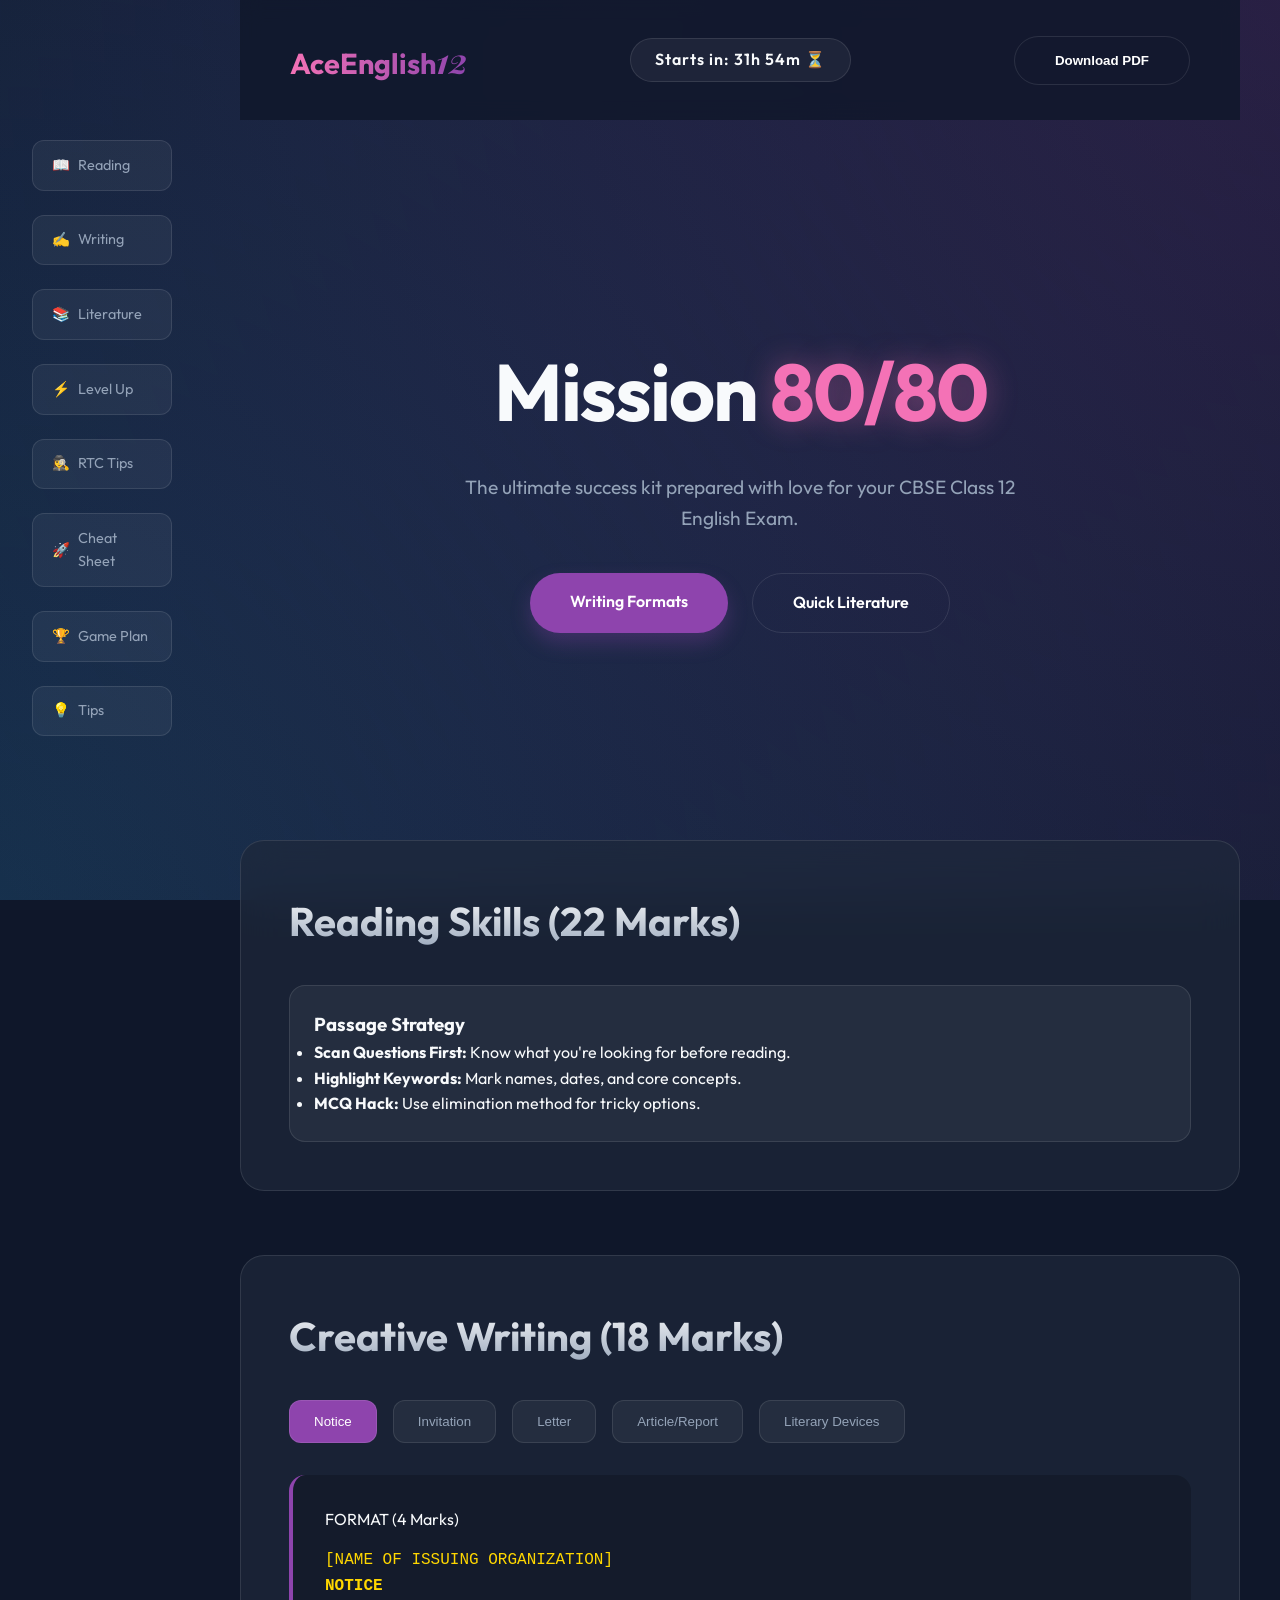
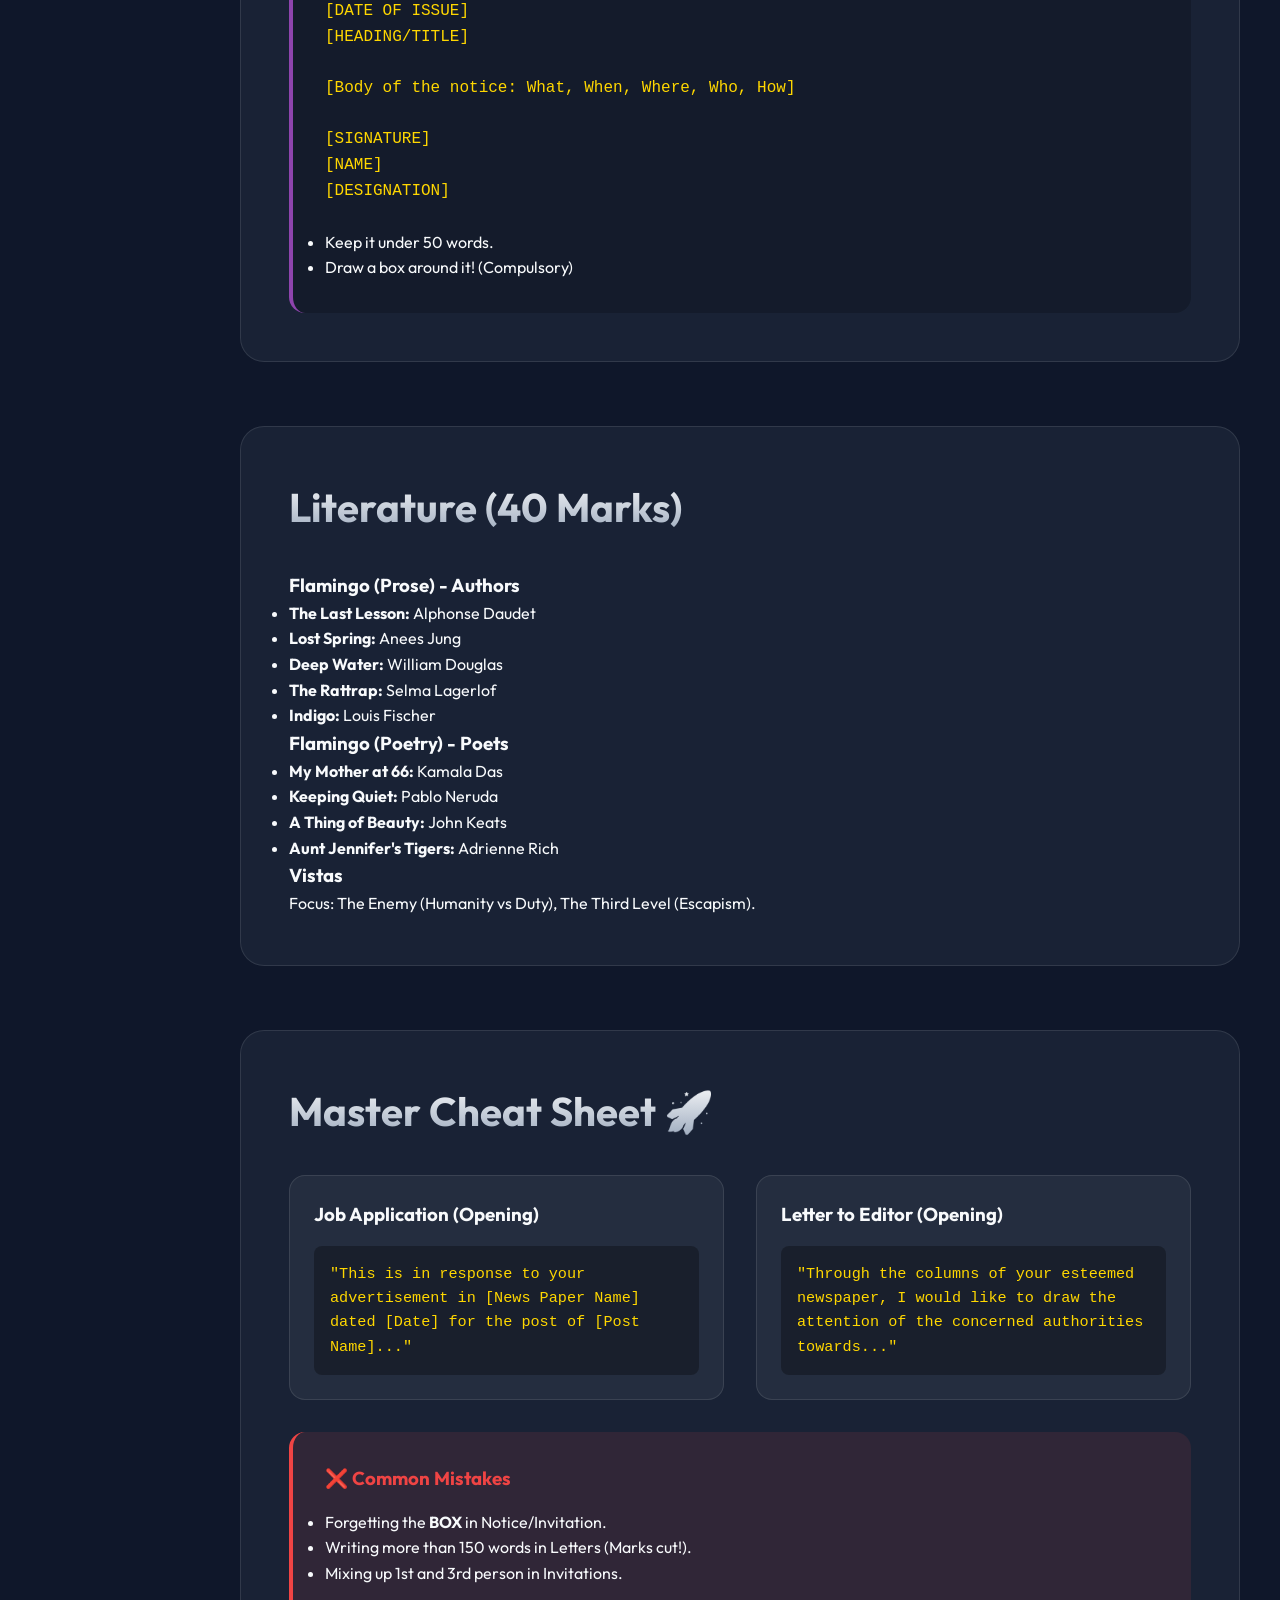
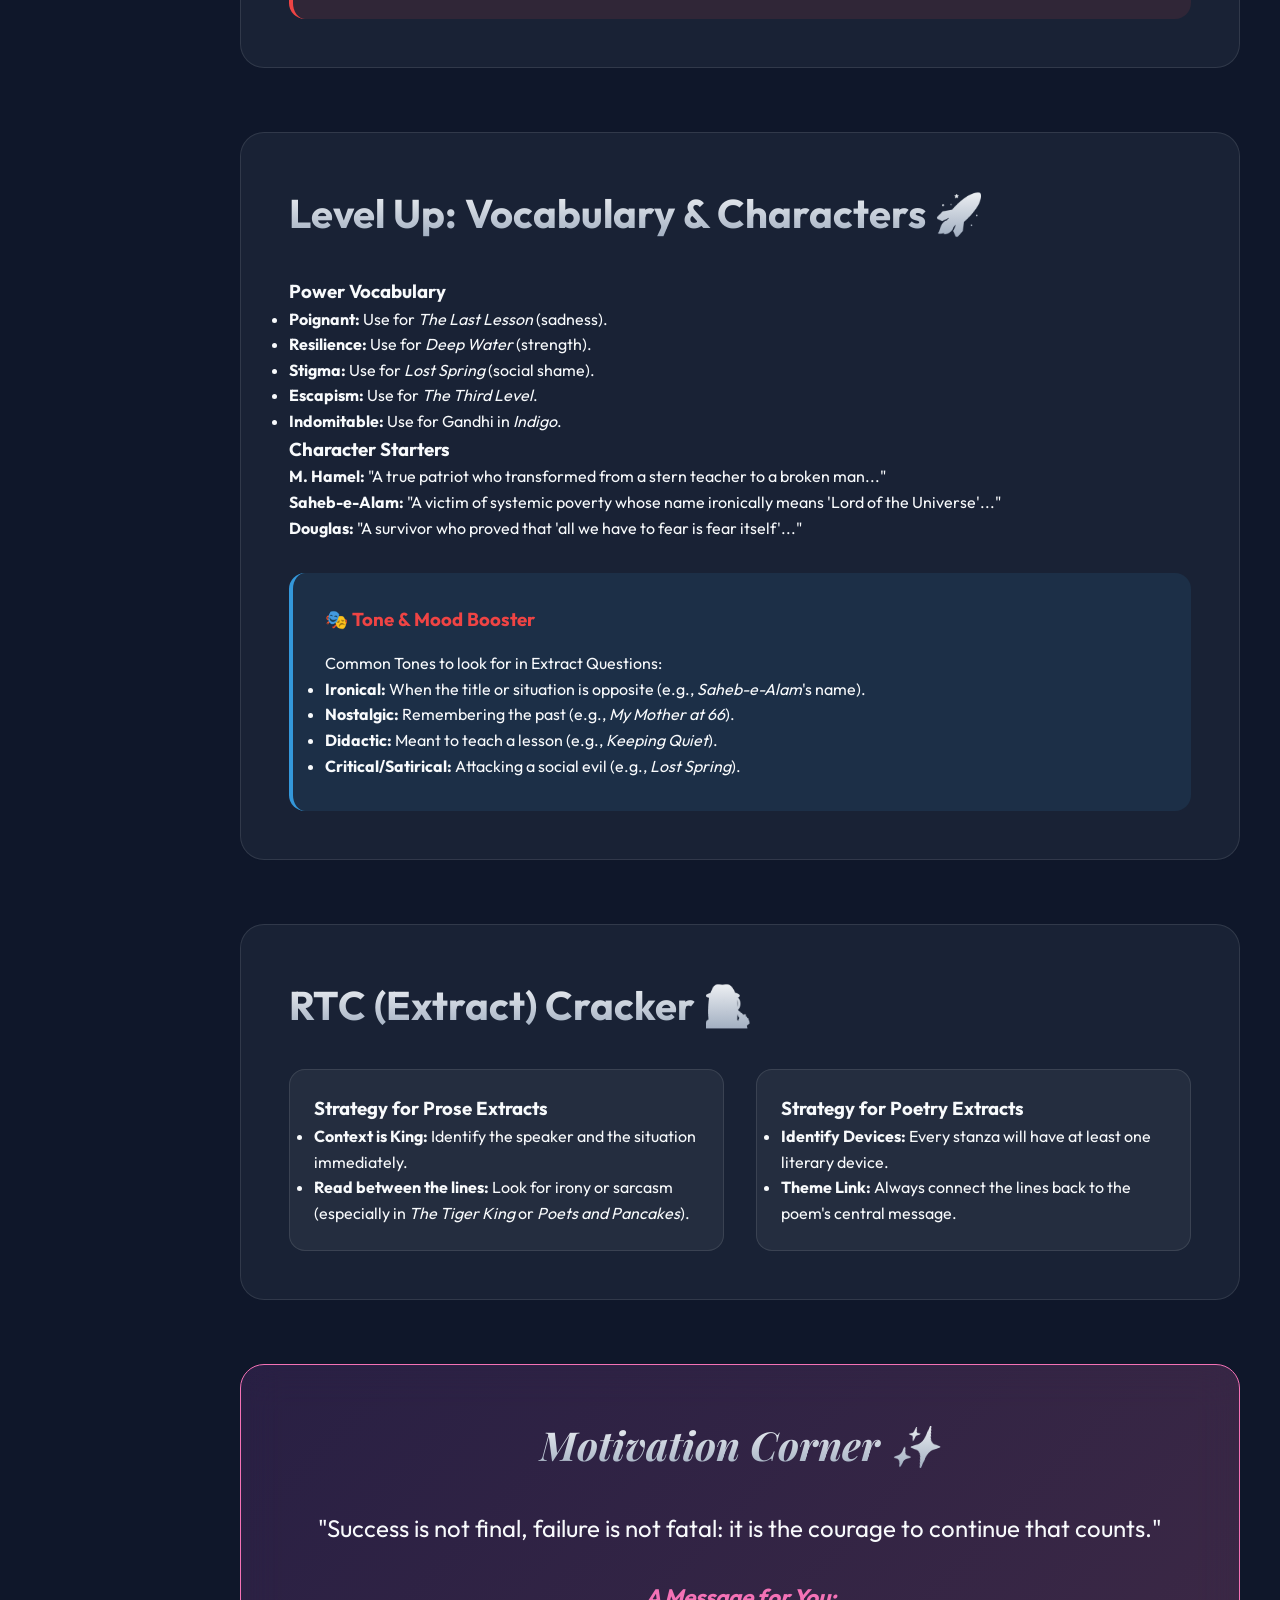
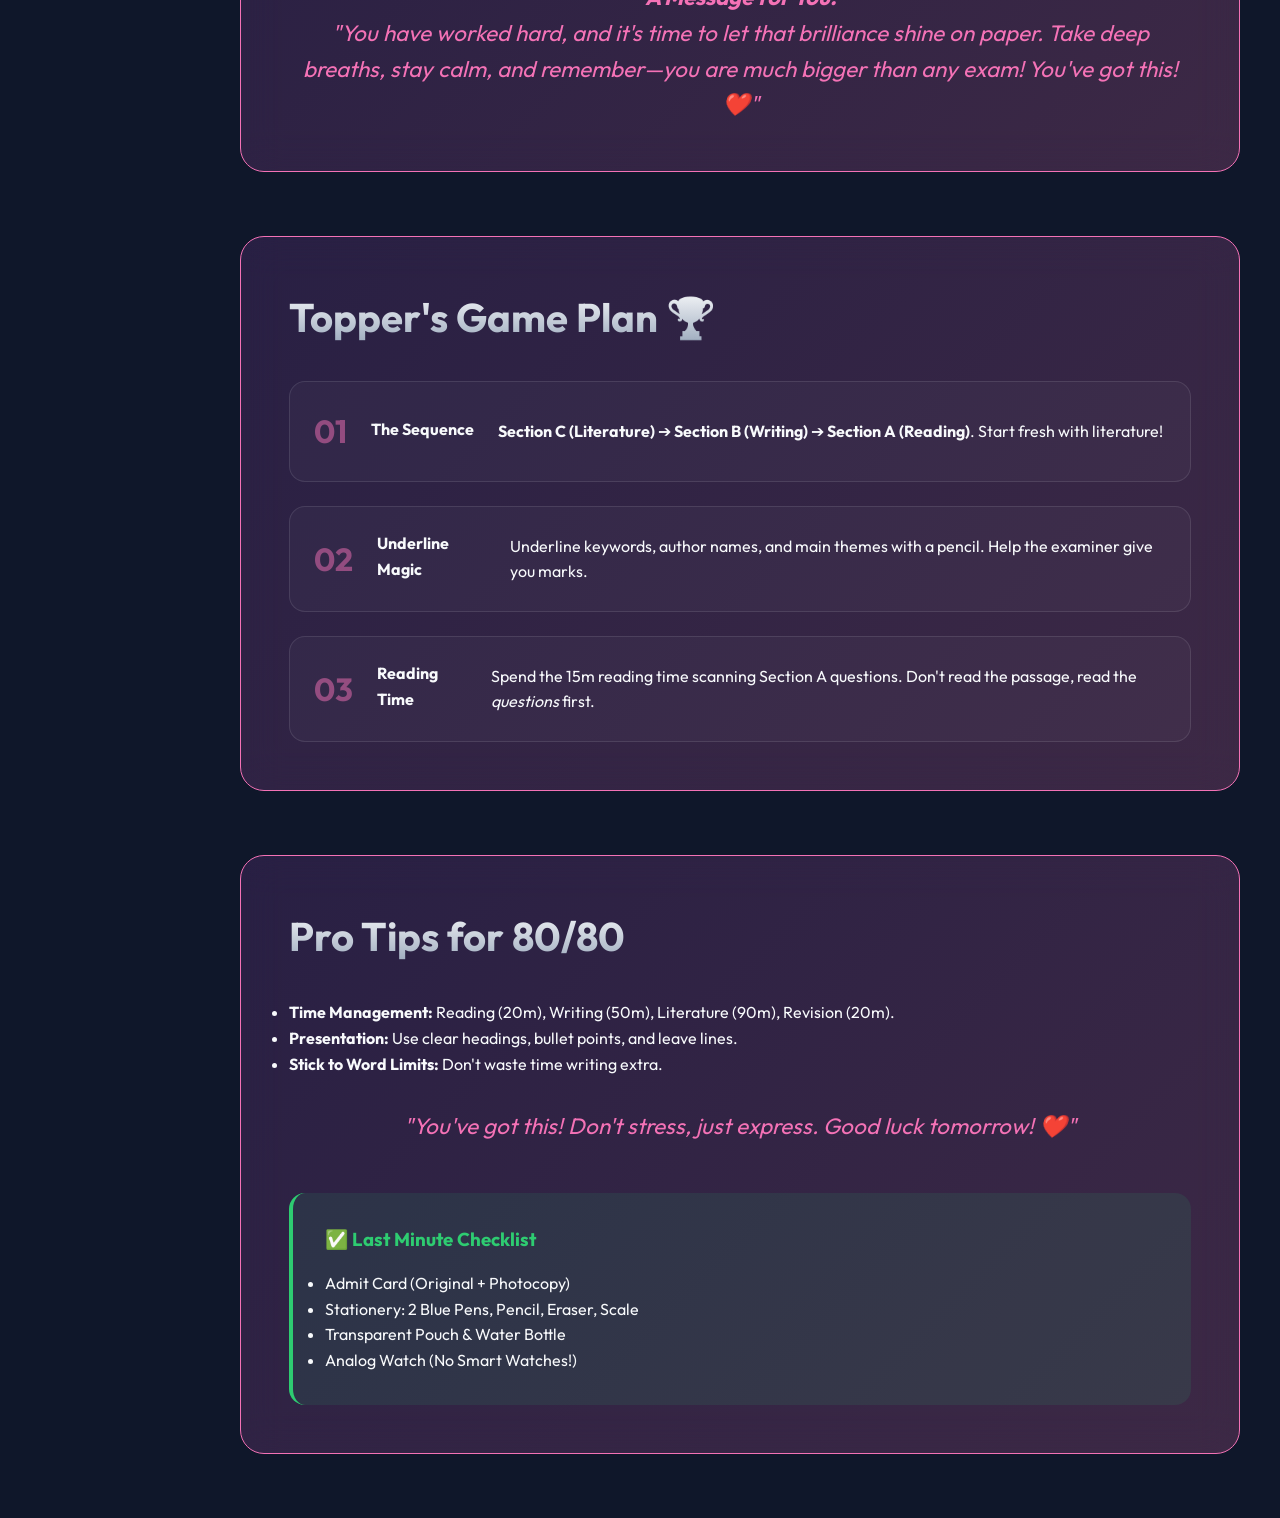
<file: english-exam-hub/index.html>
<!DOCTYPE html>
<html lang="en">
<head>
    <meta charset="UTF-8">
    <meta name="viewport" content="width=device-width, initial-scale=1.0">
    <title>English 80/80 - Exam Success Kit</title>
    <link rel="preconnect" href="https://fonts.googleapis.com">
    <link rel="preconnect" href="https://fonts.gstatic.com" crossorigin>
    <link href="https://fonts.googleapis.com/css2?family=Outfit:wght@300;400;600;700&family=Playfair+Display:ital,wght@0,700;1,700&display=swap" rel="stylesheet">
    <link rel="stylesheet" href="style.css">
</head>
<body>
    <div class="background-overlay"></div>
    <main>
        <header>
            <div class="logo">AceEnglish<span>12</span></div>
            <div class="timer-container">
                <div id="countdown">Exam Tomorrow! 🎓</div>
            </div>
            <button onclick="window.print()" class="btn secondary print-btn">Download PDF</button>
        </header>

        <section id="hero">
            <h1 class="animate-up">Mission <span class="highlight">80/80</span></h1>
            <p class="subtitle animate-up delay-1">The ultimate success kit prepared with love for your CBSE Class 12 English Exam.</p>
            <div class="cta-buttons animate-up delay-2">
                <a href="#writing" class="btn primary">Writing Formats</a>
                <a href="#literature" class="btn secondary">Quick Literature</a>
            </div>
        </section>

        <nav id="sidebar">
            <ul>
                <li><a href="#reading"><span class="icon">📖</span> Reading</a></li>
                <li><a href="#writing"><span class="icon">✍️</span> Writing</a></li>
                <li><a href="#literature"><span class="icon">📚</span> Literature</a></li>
                <li><a href="#levelup"><span class="icon">⚡</span> Level Up</a></li>
                <li><a href="#rtc"><span class="icon">🕵️‍♀️</span> RTC Tips</a></li>
                <li><a href="#cheatsheet"><span class="icon">🚀</span> Cheat Sheet</a></li>
                <li><a href="#strategy"><span class="icon">🏆</span> Game Plan</a></li>
                <li><a href="#tips"><span class="icon">💡</span> Tips</a></li>
            </ul>
        </nav>

        <div class="content">
            <!-- Section A: Reading Skills -->
            <section id="reading" class="card">
                <h2>Reading Skills (22 Marks)</h2>
                <div class="grid">
                    <div class="sub-card">
                        <h3>Passage Strategy</h3>
                        <ul>
                            <li><strong>Scan Questions First:</strong> Know what you're looking for before reading.</li>
                            <li><strong>Highlight Keywords:</strong> Mark names, dates, and core concepts.</li>
                            <li><strong>MCQ Hack:</strong> Use elimination method for tricky options.</li>
                        </ul>
                    </div>
                </div>
            </section>

            <!-- Section B: Writing Skills -->
            <section id="writing" class="card">
                <h2>Creative Writing (18 Marks)</h2>
                <div class="tabs">
                    <button class="tab-btn active" data-tab="notice">Notice</button>
                    <button class="tab-btn" data-tab="invit">Invitation</button>
                    <button class="tab-btn" data-tab="letter">Letter</button>
                    <button class="tab-btn" data-tab="art-rep">Article/Report</button>
                    <button class="tab-btn" data-tab="literary">Literary Devices</button>
                </div>
                <div class="tab-content active" id="notice">
                    <div class="format-box">
                        <div class="label">FORMAT (4 Marks)</div>
                        <pre>
[NAME OF ISSUING ORGANIZATION]
<strong>NOTICE</strong>
[DATE OF ISSUE]
[HEADING/TITLE]

[Body of the notice: What, When, Where, Who, How]

[SIGNATURE]
[NAME]
[DESIGNATION]
                        </pre>
                        <ul class="tips-list">
                            <li>Keep it under 50 words.</li>
                            <li>Draw a box around it! (Compulsory)</li>
                        </ul>
                    </div>
                </div>
                <div class="tab-content" id="invit">
                    <div class="format-box">
                        <div class="label">INVITATION & REPLY (4 Marks)</div>
                        <p><strong>Formal:</strong> Third person, no signature, include RSVP.</p>
                        <p><strong>Informal:</strong> First person, like a letter.</p>
                    </div>
                </div>
                <div class="tab-content" id="letter">
                    <div class="format-box">
                        <div class="label">JOB APPLICATION (5 Marks)</div>
                        <p>Includes Cover Letter + Bio-data (Resume).</p>
                        <p><strong>Bio-data:</strong> Name, Parentage, DOB, Address, Qualifications, Experience, References.</p>
                    </div>
                </div>
                <div class="tab-content" id="literary">
                    <div class="format-box">
                        <div class="label">MUST-KNOW LITERARY DEVICES</div>
                        <ul class="tips-list">
                            <li><strong>Simile:</strong> Comparison using 'as' or 'like' (e.g., "pale as a late winter's moon").</li>
                            <li><strong>Metaphor:</strong> Direct comparison (e.g., "The paper-seeming boy").</li>
                            <li><strong>Alliteration:</strong> Repetition of consonant sounds (e.g., "finger-fluttering").</li>
                            <li><strong>Hyperbole:</strong> Exaggeration (e.g., "a hundred years to praise").</li>
                            <li><strong>Irony:</strong> Contrast between expectation and reality (e.g., The Tiger King's death).</li>
                        </ul>
                    </div>
                </div>
            </section>

            <!-- Section C: Literature -->
            <section id="literature" class="card">
                <h2>Literature (40 Marks)</h2>
                <div class="literature-grid">
                    <div class="lit-item">
                        <h3>Flamingo (Prose) - Authors</h3>
                        <ul>
                            <li><strong>The Last Lesson:</strong> Alphonse Daudet</li>
                            <li><strong>Lost Spring:</strong> Anees Jung</li>
                            <li><strong>Deep Water:</strong> William Douglas</li>
                            <li><strong>The Rattrap:</strong> Selma Lagerlof</li>
                            <li><strong>Indigo:</strong> Louis Fischer</li>
                        </ul>
                    </div>
                    <div class="lit-item">
                        <h3>Flamingo (Poetry) - Poets</h3>
                        <ul>
                            <li><strong>My Mother at 66:</strong> Kamala Das</li>
                            <li><strong>Keeping Quiet:</strong> Pablo Neruda</li>
                            <li><strong>A Thing of Beauty:</strong> John Keats</li>
                            <li><strong>Aunt Jennifer's Tigers:</strong> Adrienne Rich</li>
                        </ul>
                    </div>
                    <div class="lit-item">
                        <h3>Vistas</h3>
                        <p>Focus: The Enemy (Humanity vs Duty), The Third Level (Escapism).</p>
                    </div>
                </div>
            </section>

            <!-- Master Cheat Sheet -->
            <section id="cheatsheet" class="card">
                <h2>Master Cheat Sheet 🚀</h2>
                <div class="grid">
                    <div class="sub-card">
                        <h3>Job Application (Opening)</h3>
                        <p class="code-text">"This is in response to your advertisement in [News Paper Name] dated [Date] for the post of [Post Name]..."</p>
                    </div>
                    <div class="sub-card">
                        <h3>Letter to Editor (Opening)</h3>
                        <p class="code-text">"Through the columns of your esteemed newspaper, I would like to draw the attention of the concerned authorities towards..."</p>
                    </div>
                </div>
                <div class="mistakes-box">
                    <h3>❌ Common Mistakes</h3>
                    <ul>
                        <li>Forgetting the <strong>BOX</strong> in Notice/Invitation.</li>
                        <li>Writing more than 150 words in Letters (Marks cut!).</li>
                        <li>Mixing up 1st and 3rd person in Invitations.</li>
                    </ul>
                </div>
            </section>

            <!-- Level Up: Vocab & Characters -->
            <section id="levelup" class="card">
                <h2>Level Up: Vocabulary & Characters 🚀</h2>
                <div class="literature-grid">
                    <div class="lit-item">
                        <h3>Power Vocabulary</h3>
                        <ul class="tips-list">
                            <li><strong>Poignant:</strong> Use for <i>The Last Lesson</i> (sadness).</li>
                            <li><strong>Resilience:</strong> Use for <i>Deep Water</i> (strength).</li>
                            <li><strong>Stigma:</strong> Use for <i>Lost Spring</i> (social shame).</li>
                            <li><strong>Escapism:</strong> Use for <i>The Third Level</i>.</li>
                            <li><strong>Indomitable:</strong> Use for Gandhi in <i>Indigo</i>.</li>
                        </ul>
                    </div>
                    <div class="lit-item">
                        <h3>Character Starters</h3>
                        <p><strong>M. Hamel:</strong> "A true patriot who transformed from a stern teacher to a broken man..."</p>
                        <p><strong>Saheb-e-Alam:</strong> "A victim of systemic poverty whose name ironically means 'Lord of the Universe'..."</p>
                        <p><strong>Douglas:</strong> "A survivor who proved that 'all we have to fear is fear itself'..."</p>
                    </div>
                </div>
                <div class="mistakes-box" style="background: rgba(52, 152, 219, 0.1); border-color: var(--secondary);">
                    <h3>🎭 Tone & Mood Booster</h3>
                    <p>Common Tones to look for in Extract Questions:</p>
                    <ul class="tips-list">
                        <li><strong>Ironical:</strong> When the title or situation is opposite (e.g., <i>Saheb-e-Alam</i>'s name).</li>
                        <li><strong>Nostalgic:</strong> Remembering the past (e.g., <i>My Mother at 66</i>).</li>
                        <li><strong>Didactic:</strong> Meant to teach a lesson (e.g., <i>Keeping Quiet</i>).</li>
                        <li><strong>Critical/Satirical:</strong> Attacking a social evil (e.g., <i>Lost Spring</i>).</li>
                    </ul>
                </div>
            </section>

            <!-- RTC Cracker -->
            <section id="rtc" class="card">
                <h2>RTC (Extract) Cracker 🕵️‍♀️</h2>
                <div class="grid">
                    <div class="sub-card">
                        <h3>Strategy for Prose Extracts</h3>
                        <ul>
                            <li><strong>Context is King:</strong> Identify the speaker and the situation immediately.</li>
                            <li><strong>Read between the lines:</strong> Look for irony or sarcasm (especially in <i>The Tiger King</i> or <i>Poets and Pancakes</i>).</li>
                        </ul>
                    </div>
                    <div class="sub-card">
                        <h3>Strategy for Poetry Extracts</h3>
                        <ul>
                            <li><strong>Identify Devices:</strong> Every stanza will have at least one literary device.</li>
                            <li><strong>Theme Link:</strong> Always connect the lines back to the poem's central message.</li>
                        </ul>
                    </div>
                </div>
            </section>

            <!-- Motivation Corner -->
            <section id="motivation" class="card highlight-card" style="text-align: center;">
                <h2 style="font-family: 'Playfair Display', serif; font-style: italic;">Motivation Corner ✨</h2>
                <p style="font-size: 1.5rem; margin-bottom: 2rem;">"Success is not final, failure is not fatal: it is the courage to continue that counts."</p>
                <div class="personal-note">
                    <strong>A Message for You:</strong><br>
                    "You have worked hard, and it's time to let that brilliance shine on paper. Take deep breaths, stay calm, and remember—you are much bigger than any exam! You've got this! ❤️"
                </div>
            </section>

            <!-- Topper's Game Plan -->
            <section id="strategy" class="card highlight-card">
                <h2>Topper's Game Plan 🏆</h2>
                <div class="strategy-steps">
                    <div class="step">
                        <span class="step-num">01</span>
                        <h4>The Sequence</h4>
                        <p><strong>Section C (Literature)</strong> ➔ <strong>Section B (Writing)</strong> ➔ <strong>Section A (Reading)</strong>. Start fresh with literature!</p>
                    </div>
                    <div class="step">
                        <span class="step-num">02</span>
                        <h4>Underline Magic</h4>
                        <p>Underline keywords, author names, and main themes with a pencil. Help the examiner give you marks.</p>
                    </div>
                    <div class="step">
                        <span class="step-num">03</span>
                        <h4>Reading Time</h4>
                        <p>Spend the 15m reading time scanning Section A questions. Don't read the passage, read the <i>questions</i> first.</p>
                    </div>
                </div>
            </section>

            <!-- Final Tips -->
            <section id="tips" class="card highlight-card">
                <h2>Pro Tips for 80/80</h2>
                <ul>
                    <li><strong>Time Management:</strong> Reading (20m), Writing (50m), Literature (90m), Revision (20m).</li>
                    <li><strong>Presentation:</strong> Use clear headings, bullet points, and leave lines.</li>
                    <li><strong>Stick to Word Limits:</strong> Don't waste time writing extra.</li>
                </ul>
                <div class="personal-note">
                    "You've got this! Don't stress, just express. Good luck tomorrow! ❤️"
                </div>
                <div class="mistakes-box" style="background: rgba(46, 204, 113, 0.1); border-color: #2ecc71; margin-top: 3rem;">
                    <h3 style="color: #2ecc71;">✅ Last Minute Checklist</h3>
                    <ul class="tips-list">
                        <li>Admit Card (Original + Photocopy)</li>
                        <li>Stationery: 2 Blue Pens, Pencil, Eraser, Scale</li>
                        <li>Transparent Pouch & Water Bottle</li>
                        <li>Analog Watch (No Smart Watches!)</li>
                    </ul>
                </div>
            </section>
        </div>
    </main>

    <script src="script.js"></script>
</body>
</html>
</file>
<file: english-exam-hub/style.css>
:root {
    --primary: #8e44ad;
    --secondary: #3498db;
    --bg-dark: #0f172a;
    --card-bg: rgba(30, 41, 59, 0.7);
    --text-main: #f8fafc;
    --text-dim: #94a3b8;
    --accent: #f472b6;
    --glass: rgba(255, 255, 255, 0.05);
    --glass-border: rgba(255, 255, 255, 0.1);
}

html, * {
    margin: 0;
    padding: 0;
    box-sizing: border-box;
    scroll-behavior: smooth;
}

body {
    font-family: 'Outfit', sans-serif;
    background-color: var(--bg-dark);
    color: var(--text-main);
    line-height: 1.6;
    overflow-x: hidden;
    min-height: 100vh;
}

.background-overlay {
    position: fixed;
    top: 0;
    left: 0;
    width: 100%;
    height: 100%;
    background: radial-gradient(circle at top right, rgba(142, 68, 173, 0.2), transparent),
                radial-gradient(circle at bottom left, rgba(52, 152, 219, 0.2), transparent);
    z-index: -1;
}

/* Header & Timer */
header {
    padding: 2rem 5%;
    display: flex;
    justify-content: space-between;
    align-items: center;
    position: sticky;
    top: 0;
    z-index: 100;
    background: rgba(15, 23, 42, 0.8);
    backdrop-filter: blur(10px);
}

.logo {
    font-size: 1.8rem;
    font-weight: 700;
    background: linear-gradient(to right, #f472b6, #8e44ad);
    -webkit-background-clip: text;
    background-clip: text;
    -webkit-text-fill-color: transparent;
}

.logo span {
    font-family: 'Playfair Display', serif;
    font-style: italic;
    font-size: 2.2rem;
}

.timer-container {
    background: var(--glass);
    padding: 0.5rem 1.5rem;
    border-radius: 50px;
    border: 1px solid var(--glass-border);
    font-weight: 600;
    letter-spacing: 1px;
}

/* Sidebar Nav */
#sidebar {
    position: fixed;
    left: 2rem;
    top: 50%;
    transform: translateY(-50%);
    z-index: 50;
}

#sidebar ul {
    list-style: none;
}

#sidebar li {
    margin-bottom: 1.5rem;
}

#sidebar a {
    text-decoration: none;
    color: var(--text-dim);
    font-size: 0.9rem;
    display: flex;
    align-items: center;
    gap: 0.5rem;
    transition: all 0.3s ease;
    background: var(--glass);
    padding: 0.8rem 1.2rem;
    border-radius: 12px;
    border: 1px solid var(--glass-border);
    width: 140px;
}

#sidebar a:hover {
    color: var(--text-main);
    background: var(--glass-border);
    transform: translateX(10px);
}

/* Hero Section */
main {
    padding-left: 200px;
    max-width: 1200px;
    margin: 0 auto;
}

#hero {
    height: 80vh;
    display: flex;
    flex-direction: column;
    justify-content: center;
    align-items: center;
    text-align: center;
    padding: 0 10%;
}

h1 {
    font-size: 5rem;
    margin-bottom: 1rem;
    letter-spacing: -2px;
}

.highlight {
    color: var(--accent);
    text-shadow: 0 0 30px rgba(244, 114, 182, 0.4);
}

.subtitle {
    font-size: 1.2rem;
    color: var(--text-dim);
    max-width: 600px;
    margin-bottom: 2.5rem;
}

.cta-buttons {
    display: flex;
    gap: 1.5rem;
}

.btn {
    padding: 1rem 2.5rem;
    border-radius: 50px;
    text-decoration: none;
    font-weight: 600;
    transition: all 0.3s ease;
}

.btn.primary {
    background: var(--primary);
    color: white;
    box-shadow: 0 10px 20px rgba(142, 68, 173, 0.3);
}

.btn.secondary {
    background: transparent;
    border: 1px solid var(--glass-border);
    color: white;
}

.btn:hover {
    transform: translateY(-5px);
    box-shadow: 0 15px 30px rgba(0, 0, 0, 0.2);
}

/* Cards */
.card {
    background: var(--card-bg);
    border: 1px solid var(--glass-border);
    backdrop-filter: blur(20px);
    border-radius: 24px;
    padding: 3rem;
    margin-bottom: 4rem;
    opacity: 0;
    transform: translateY(30px);
    transition: all 0.8s ease;
    scroll-margin-top: 100px;
}

.card.visible {
    opacity: 1;
    transform: translateY(0);
}

h2 {
    font-size: 2.5rem;
    margin-bottom: 2rem;
    background: linear-gradient(to bottom, #fff, #94a3b8);
    -webkit-background-clip: text;
    background-clip: text;
    -webkit-text-fill-color: transparent;
}

/* Tabs */
.tabs {
    display: flex;
    gap: 1rem;
    margin-bottom: 2rem;
}

.tab-btn {
    background: var(--glass);
    border: 1px solid var(--glass-border);
    color: var(--text-dim);
    padding: 0.8rem 1.5rem;
    border-radius: 12px;
    cursor: pointer;
    transition: all 0.3s;
}

.tab-btn.active {
    background: var(--primary);
    color: white;
}

.tab-content {
    display: none;
}

.tab-content.active {
    display: block;
    animation: fadeIn 0.5s ease;
}

.format-box {
    background: rgba(0, 0, 0, 0.2);
    padding: 2rem;
    border-radius: 16px;
    border-left: 4px solid var(--primary);
}

pre {
    font-family: 'Courier New', Courier, monospace;
    color: #ffd700;
    margin-top: 1rem;
}

/* Grid & Sub-cards */
.grid {
    display: grid;
    grid-template-columns: repeat(auto-fit, minmax(300px, 1fr));
    gap: 2rem;
    margin-top: 2rem;
}

.sub-card {
    background: var(--glass);
    padding: 1.5rem;
    border-radius: 16px;
    border: 1px solid var(--glass-border);
}

.code-text {
    font-family: 'Courier New', monospace;
    color: #ffd700;
    font-size: 0.95rem;
    margin-top: 1rem;
    background: rgba(0,0,0,0.3);
    padding: 1rem;
    border-radius: 8px;
}

.mistakes-box {
    margin-top: 2rem;
    padding: 2rem;
    background: rgba(239, 68, 68, 0.1);
    border-radius: 16px;
    border-left: 4px solid #ef4444;
}

.mistakes-box h3 {
    color: #ef4444;
    margin-bottom: 1rem;
}

/* Strategy Steps */
.strategy-steps {
    display: flex;
    flex-direction: column;
    gap: 1.5rem;
}

.step {
    display: flex;
    align-items: center;
    gap: 1.5rem;
    background: rgba(255, 255, 255, 0.03);
    padding: 1.5rem;
    border-radius: 16px;
    border: 1px solid var(--glass-border);
}

.step-num {
    font-size: 2rem;
    font-weight: 700;
    color: var(--accent);
    opacity: 0.5;
}

.step h4 {
    margin-bottom: 0.3rem;
}

/* Animations */
@keyframes fadeIn {
    from { opacity: 0; transform: translateY(10px); }
    to { opacity: 1; transform: translateY(0); }
}

.animate-up {
    animation: fadeIn 1s ease forwards;
}

.delay-1 { animation-delay: 0.2s; }
.delay-2 { animation-delay: 0.4s; }

/* Responsive */
@media (max-width: 1024px) {
    main { padding-left: 5%; padding-right: 5%; }
    #sidebar { display: none; }
    h1 { font-size: 3.5rem; }
}

/* Print Styles */
@media print {
    #sidebar, .print-btn, .background-overlay {
        display: none !important;
    }
    main {
        padding-left: 0 !important;
        background: white !important;
    }
    .card {
        background: white !important;
        color: black !important;
        border: 1px solid #ccc !important;
        page-break-inside: avoid;
        margin-bottom: 1rem;
        padding: 1.5rem;
    }
    h2, h3, h4, p, li, strong {
        color: black !important;
        background: none !important;
        -webkit-text-fill-color: initial !important;
    }
    .highlight-card {
        border: 2px solid black !important;
    }
    .format-box {
        border: 1px solid black !important;
        background: #f9f9f9 !important;
        color: black !important;
    }
}

.personal-note {
    margin-top: 2rem;
    font-style: italic;
    text-align: center;
    font-size: 1.4rem;
    color: var(--accent);
}

.highlight-card {
    background: linear-gradient(135deg, rgba(142, 68, 173, 0.2), rgba(244, 114, 182, 0.2));
    border: 1px solid var(--accent);
}
</file>
